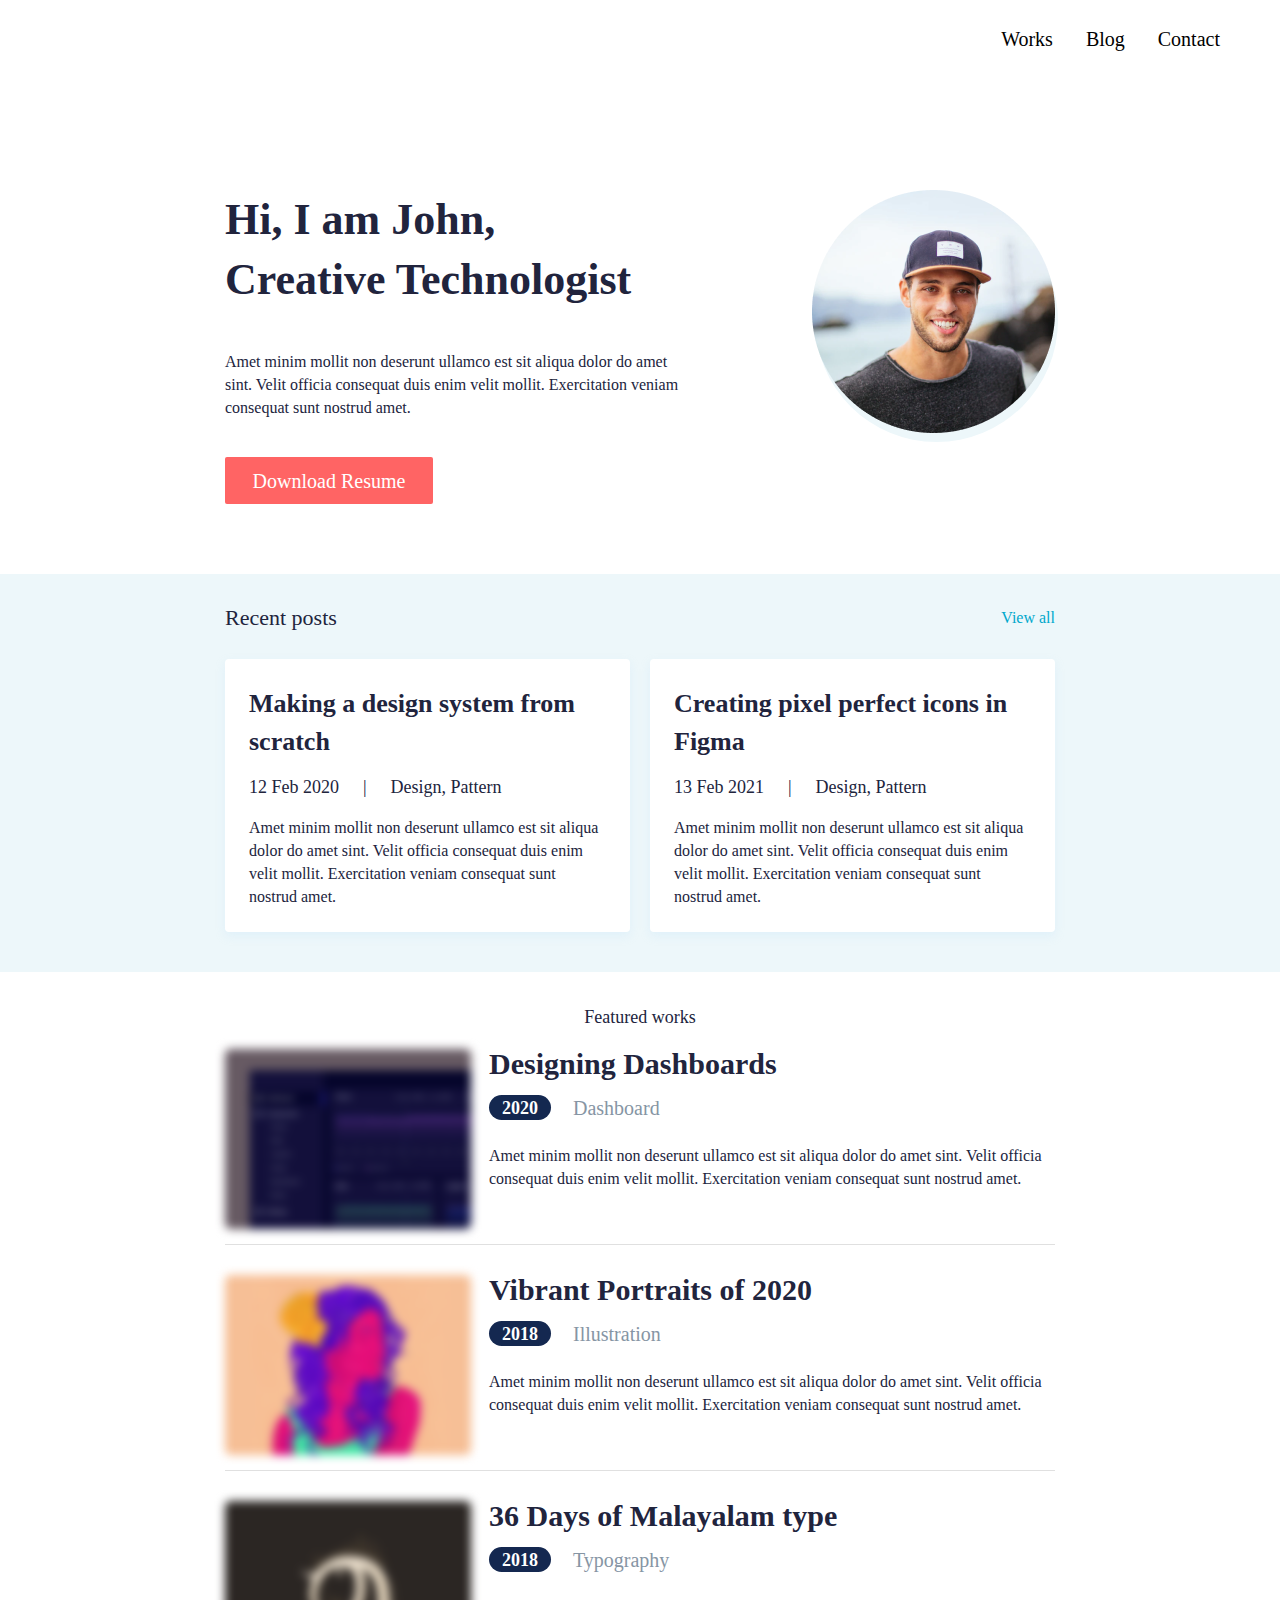
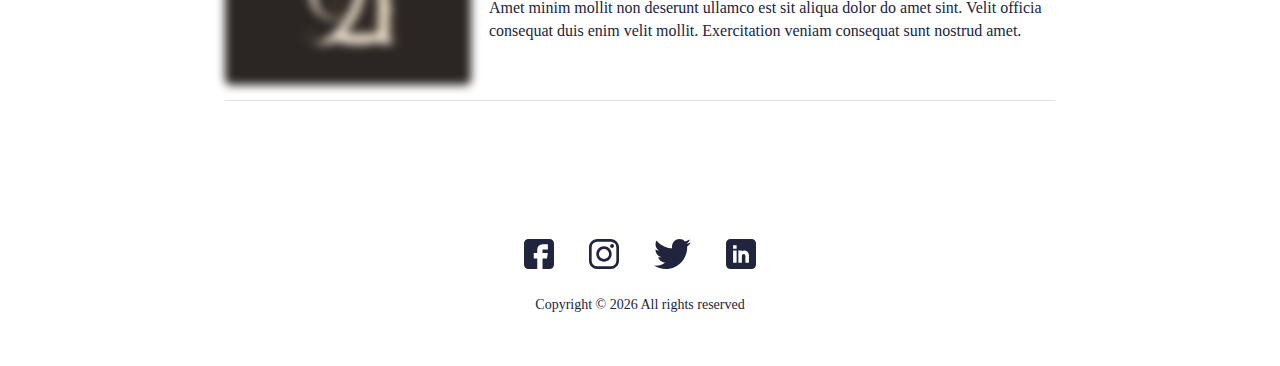
<file: index.html>
<!DOCTYPE html>
<html lang="en">
<head>
  <meta charset="UTF-8">
  <meta http-equiv="X-UA-Compatible" content="IE=edge">
  <meta name="viewport" content="width=device-width, initial-scale=1.0">
  <title>Portfolio | Home page</title>
  <meta name="description" conten="Some awesome description of our portfolio website">

  <!-- START Favicons -->
  <link rel="apple-touch-icon" sizes="57x57" href="img/favicons/apple-icon-57x57.png">
  <link rel="apple-touch-icon" sizes="60x60" href="img/favicons/apple-icon-60x60.png">
  <link rel="apple-touch-icon" sizes="72x72" href="img/favicons/apple-icon-72x72.png">
  <link rel="apple-touch-icon" sizes="76x76" href="img/favicons/apple-icon-76x76.png">
  <link rel="apple-touch-icon" sizes="114x114" href="img/favicons/apple-icon-114x114.png">
  <link rel="apple-touch-icon" sizes="120x120" href="img/favicons/apple-icon-120x120.png">
  <link rel="apple-touch-icon" sizes="144x144" href="img/favicons/apple-icon-144x144.png">
  <link rel="apple-touch-icon" sizes="152x152" href="img/favicons/apple-icon-152x152.png">
  <link rel="apple-touch-icon" sizes="180x180" href="img/favicons/apple-icon-180x180.png">
  <link rel="icon" type="image/png" sizes="192x192" href="img/favicons//android-icon-192x192.png">
  <link rel="icon" type="image/png" sizes="32x32" href="img/favicons//favicon-32x32.png">
  <link rel="icon" type="image/png" sizes="96x96" href="img/favicons//favicon-96x96.png">
  <link rel="icon" type="image/png" sizes="16x16" href="img/favicons//favicon-16x16.png">
  <link rel="manifest" href="img/favicons//manifest.json">
  <meta name="msapplication-TileColor" content="#ffffff">
  <meta name="msapplication-TileImage" content="img/favicons//ms-icon-144x144.png">
  <meta name="theme-color" content="#ffffff">
  <!-- END Favicons -->

  <link rel="stylesheet" href="css/reset.css">
  <link rel="stylesheet" href="css/style.css">
</head>
<body>
  <header class="header">
      <nav>
        <button class="header__button">
          <span></span>
          <span></span>
        </button>
        <ul class="header__menu">
          <li>
            <a href="works.html">Works</a>
          </li>
          <li>
            <a href="blog.html">Blog</a>
          </li>
          <li>
            <a href="contact.html">Contact</a>
          </li>
        </ul>
      </nav>
  </header>
  <main>
    <section class="home-hero">
      <div class="container">
        <picture>
          <source srcset="img/avatar-desktop.png" media="(min-width: 992px)" width="243" height="243">
          <img src="img/avatar-mobile.png" alt="Avatar" width="171" height="171">
        </picture>
        <div class="home-hero__description">
          <h2>Hi, I am John,<br> Creative Technologist</h2>
          <p>Amet minim mollit non deserunt ullamco est sit aliqua dolor do amet sint. Velit officia consequat duis enim velit mollit. Exercitation veniam consequat sunt nostrud amet.</p>
          <a href="#">Download Resume</a>
        </div>
      </div>
    </section>
    <section class="recent-posts">
      <div class="container">
        <div class="recent-posts__header">
          <h2>Recent posts</h2>
          <a href="#">View all</a>
        </div>
        <ul>
          <li class="post">
            <a href="#">
              <h3 class="post__title">Making a design system from scratch</h3>
              <div class="post__meta">
                <span>12 Feb 2020</span> | <span>Design, Pattern</span>
              </div>
              <p class="post__description">
                Amet minim mollit non deserunt ullamco est sit aliqua dolor do amet sint. Velit officia consequat duis enim velit mollit. Exercitation veniam consequat sunt nostrud amet.
              </p>
            </a>
          </li>
          <li class="post">
            <a href="#">
              <h3 class="post__title">Creating pixel perfect icons in Figma</h3>
              <div class="post__meta">
                <span>13 Feb 2021</span> | <span>Design, Pattern</span>
              </div>
              <p class="post__description">
                Amet minim mollit non deserunt ullamco est sit aliqua dolor do amet sint. Velit officia consequat duis enim velit mollit. Exercitation veniam consequat sunt nostrud amet.
              </p>
            </a>
          </li>
        </ul>
        <a class="recent-posts__view-all" href="#">View all</a>
      </div>
    </section>
    <section class="featured-works">
      <div class="container">
        <div class="featured-works__header">
          <h2>Featured works</h2>
        </div>
        <ul>
          <li class="work">
            <a href="#">
              <img src="img/designing-dashboards.jpg" alt="Designing Dashboards">
              <div class="work__description">
                <h3>Designing Dashboards</h3>
                <div>
                  <span>2020</span><span>Dashboard</span>
                </div>
                <p>Amet minim mollit non deserunt ullamco est sit aliqua dolor do amet sint. Velit officia consequat duis enim velit mollit. Exercitation veniam consequat sunt nostrud amet.</p>
              </div>
            </a>
          </li>
          <li class="work">
            <a href="#">
              <img src="img/vibrant-portraits.jpg" alt="Vibrant Portraits of 2020">
              <div class="work__description">
                <h3>Vibrant Portraits of 2020</h3>
                <div>
                  <span>2018</span> <span>Illustration</span>
                </div>
                <p>Amet minim mollit non deserunt ullamco est sit aliqua dolor do amet sint. Velit officia consequat duis enim velit mollit. Exercitation veniam consequat sunt nostrud amet.</p>
              </div>
            </a>
          </li>
          <li class="work">
            <a href="#">
              <img src="img/36-days-malayalam-type.jpg" alt="36 Days of Malayalam type">
              <div class="work__description">
                <h3>36 Days of Malayalam type</h3>
                <div>
                  <span>2018</span> <span>Typography</span>
                </div>
                <p>Amet minim mollit non deserunt ullamco est sit aliqua dolor do amet sint. Velit officia consequat duis enim velit mollit. Exercitation veniam consequat sunt nostrud amet.</p>
              </div>
            </a>
          </li>
        </ul>
      </div>
    </section>
  </main>
  <footer class="footer">
    <div class="container">
      <ul class="footer__social">
        <li>
          <a href="#">
            <span class="visually-hidden">Facebook</span>
            <svg class="icon" width="30" height="30">
              <use xlink:href="sprite.svg#fb"></use>
            </svg>
          </a>
        </li>
        <li>
          <a href="#">
            <span class="visually-hidden">Instagram</span>
            <svg class="icon" width="30" height="30">
              <use xlink:href="sprite.svg#instagram"></use>
            </svg>
          </a>
        </li>
        <li>
          <a href="#">
            <span class="visually-hidden">Twitter</span>
            <svg class="icon" width="37" height="30">
              <use xlink:href="sprite.svg#twitter"></use>
            </svg>
          </a>
        </li>
        <li>
          <a href="#">
            <span class="visually-hidden">LinkedIn</span>
            <svg class="icon" width="30" height="30">
              <use xlink:href="sprite.svg#linkedin"></use>
            </svg>
          </a>
        </li>
      </ul>
      <span class="footer__copyright">Copyright &#169; <span class="footer__year">2021</span> All rights reserved</span>
    </div>
  </footer>
  <script src="js/script.js"></script>
</body>
</html>
</file>
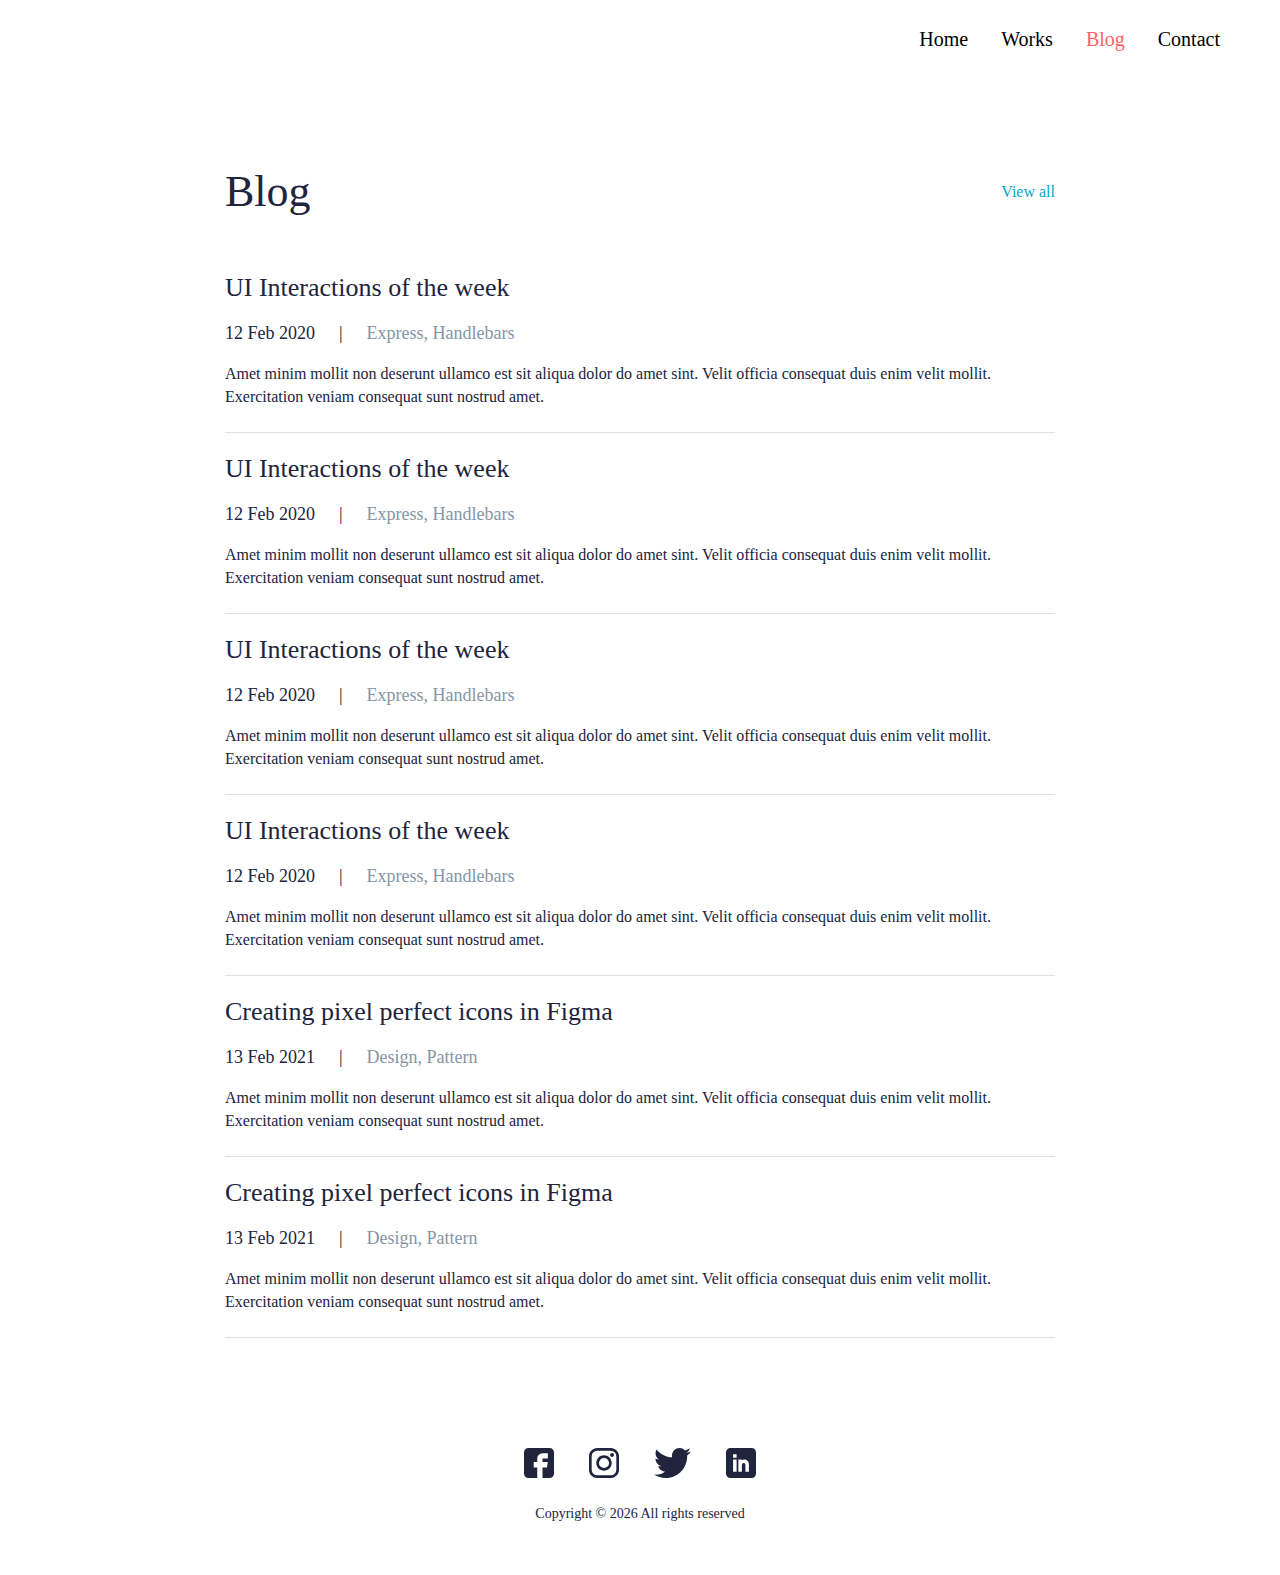
<file: blog.html>
<!DOCTYPE html>
<html lang="en">
<head>
  <meta charset="UTF-8">
  <meta http-equiv="X-UA-Compatible" content="IE=edge">
  <meta name="viewport" content="width=device-width, initial-scale=1.0">
  <title>Portfolio | Blog page</title>
  <meta name="description" conten="Some awesome description of our portfolio website">

  <!-- START Favicons -->
  <link rel="apple-touch-icon" sizes="57x57" href="img/favicons/apple-icon-57x57.png">
  <link rel="apple-touch-icon" sizes="60x60" href="img/favicons/apple-icon-60x60.png">
  <link rel="apple-touch-icon" sizes="72x72" href="img/favicons/apple-icon-72x72.png">
  <link rel="apple-touch-icon" sizes="76x76" href="img/favicons/apple-icon-76x76.png">
  <link rel="apple-touch-icon" sizes="114x114" href="img/favicons/apple-icon-114x114.png">
  <link rel="apple-touch-icon" sizes="120x120" href="img/favicons/apple-icon-120x120.png">
  <link rel="apple-touch-icon" sizes="144x144" href="img/favicons/apple-icon-144x144.png">
  <link rel="apple-touch-icon" sizes="152x152" href="img/favicons/apple-icon-152x152.png">
  <link rel="apple-touch-icon" sizes="180x180" href="img/favicons/apple-icon-180x180.png">
  <link rel="icon" type="image/png" sizes="192x192" href="img/favicons//android-icon-192x192.png">
  <link rel="icon" type="image/png" sizes="32x32" href="img/favicons//favicon-32x32.png">
  <link rel="icon" type="image/png" sizes="96x96" href="img/favicons//favicon-96x96.png">
  <link rel="icon" type="image/png" sizes="16x16" href="img/favicons//favicon-16x16.png">
  <link rel="manifest" href="img/favicons//manifest.json">
  <meta name="msapplication-TileColor" content="#ffffff">
  <meta name="msapplication-TileImage" content="img/favicons//ms-icon-144x144.png">
  <meta name="theme-color" content="#ffffff">
  <!-- END Favicons -->

  <link rel="stylesheet" href="css/reset.css">
  <link rel="stylesheet" href="css/style.css">
</head>
<body>
  <header class="header">
      <nav>
        <button class="header__button">
          <span></span>
          <span></span>
        </button>
        <ul class="header__menu">
          <li>
            <a href="/">Home</a>
          </li>
          <li>
            <a href="works.html">Works</a>
          </li>
          <li class="header__menu--active">
            <a href="blog.html">Blog</a>
          </li>
          <li>
            <a href="contact.html">Contact</a>
          </li>
        </ul>
      </nav>
  </header>
  <main>
    <section class="recent-posts blog-posts">
      <div class="container">
        <div class="recent-posts__header">
          <h2>Blog</h2>
          <a href="#">View all</a>
        </div>
        <ul>
          <li class="post">
            <a href="#">
              <h3 class="post__title">UI Interactions of the week </h3>
              <div class="post__meta">
                <span>12 Feb 2020</span> | <span>Express, Handlebars</span>
              </div>
              <p class="post__description">
                Amet minim mollit non deserunt ullamco est sit aliqua dolor do amet sint. Velit officia consequat duis enim velit mollit. Exercitation veniam consequat sunt nostrud amet.
              </p>
            </a>
          </li>
          <li class="post">
            <a href="#">
              <h3 class="post__title">UI Interactions of the week </h3>
              <div class="post__meta">
                <span>12 Feb 2020</span> | <span>Express, Handlebars</span>
              </div>
              <p class="post__description">
                Amet minim mollit non deserunt ullamco est sit aliqua dolor do amet sint. Velit officia consequat duis enim velit mollit. Exercitation veniam consequat sunt nostrud amet.
              </p>
            </a>
          </li>
          <li class="post">
            <a href="#">
              <h3 class="post__title">UI Interactions of the week </h3>
              <div class="post__meta">
                <span>12 Feb 2020</span> | <span>Express, Handlebars</span>
              </div>
              <p class="post__description">
                Amet minim mollit non deserunt ullamco est sit aliqua dolor do amet sint. Velit officia consequat duis enim velit mollit. Exercitation veniam consequat sunt nostrud amet.
              </p>
            </a>
          </li>
          <li class="post">
            <a href="#">
              <h3 class="post__title">UI Interactions of the week </h3>
              <div class="post__meta">
                <span>12 Feb 2020</span> | <span>Express, Handlebars</span>
              </div>
              <p class="post__description">
                Amet minim mollit non deserunt ullamco est sit aliqua dolor do amet sint. Velit officia consequat duis enim velit mollit. Exercitation veniam consequat sunt nostrud amet.
              </p>
            </a>
          </li>
          <li class="post">
            <a href="#">
              <h3 class="post__title">Creating pixel perfect icons in Figma</h3>
              <div class="post__meta">
                <span>13 Feb 2021</span> | <span>Design, Pattern</span>
              </div>
              <p class="post__description">
                Amet minim mollit non deserunt ullamco est sit aliqua dolor do amet sint. Velit officia consequat duis enim velit mollit. Exercitation veniam consequat sunt nostrud amet.
              </p>
            </a>
          </li>
          <li class="post">
            <a href="#">
              <h3 class="post__title">Creating pixel perfect icons in Figma</h3>
              <div class="post__meta">
                <span>13 Feb 2021</span> | <span>Design, Pattern</span>
              </div>
              <p class="post__description">
                Amet minim mollit non deserunt ullamco est sit aliqua dolor do amet sint. Velit officia consequat duis enim velit mollit. Exercitation veniam consequat sunt nostrud amet.
              </p>
            </a>
          </li>
        </ul>
        <a class="recent-posts__view-all" href="#">View all</a>
      </div>
    </section>
  </main>
  <footer class="footer">
    <div class="container">
      <ul class="footer__social">
        <li>
          <a href="#">
            <span class="visually-hidden">Facebook</span>
            <svg class="icon" width="30" height="30">
              <use xlink:href="sprite.svg#fb"></use>
            </svg>
          </a>
        </li>
        <li>
          <a href="#">
            <span class="visually-hidden">Instagram</span>
            <svg class="icon" width="30" height="30">
              <use xlink:href="sprite.svg#instagram"></use>
            </svg>
          </a>
        </li>
        <li>
          <a href="#">
            <span class="visually-hidden">Twitter</span>
            <svg class="icon" width="37" height="30">
              <use xlink:href="sprite.svg#twitter"></use>
            </svg>
          </a>
        </li>
        <li>
          <a href="#">
            <span class="visually-hidden">LinkedIn</span>
            <svg class="icon" width="30" height="30">
              <use xlink:href="sprite.svg#linkedin"></use>
            </svg>
          </a>
        </li>
      </ul>
      <span class="footer__copyright">Copyright &#169; <span class="footer__year">2021</span> All rights reserved</span>
    </div>
  </footer>
  <script src="js/script.js"></script>
</body>
</html>
</file>
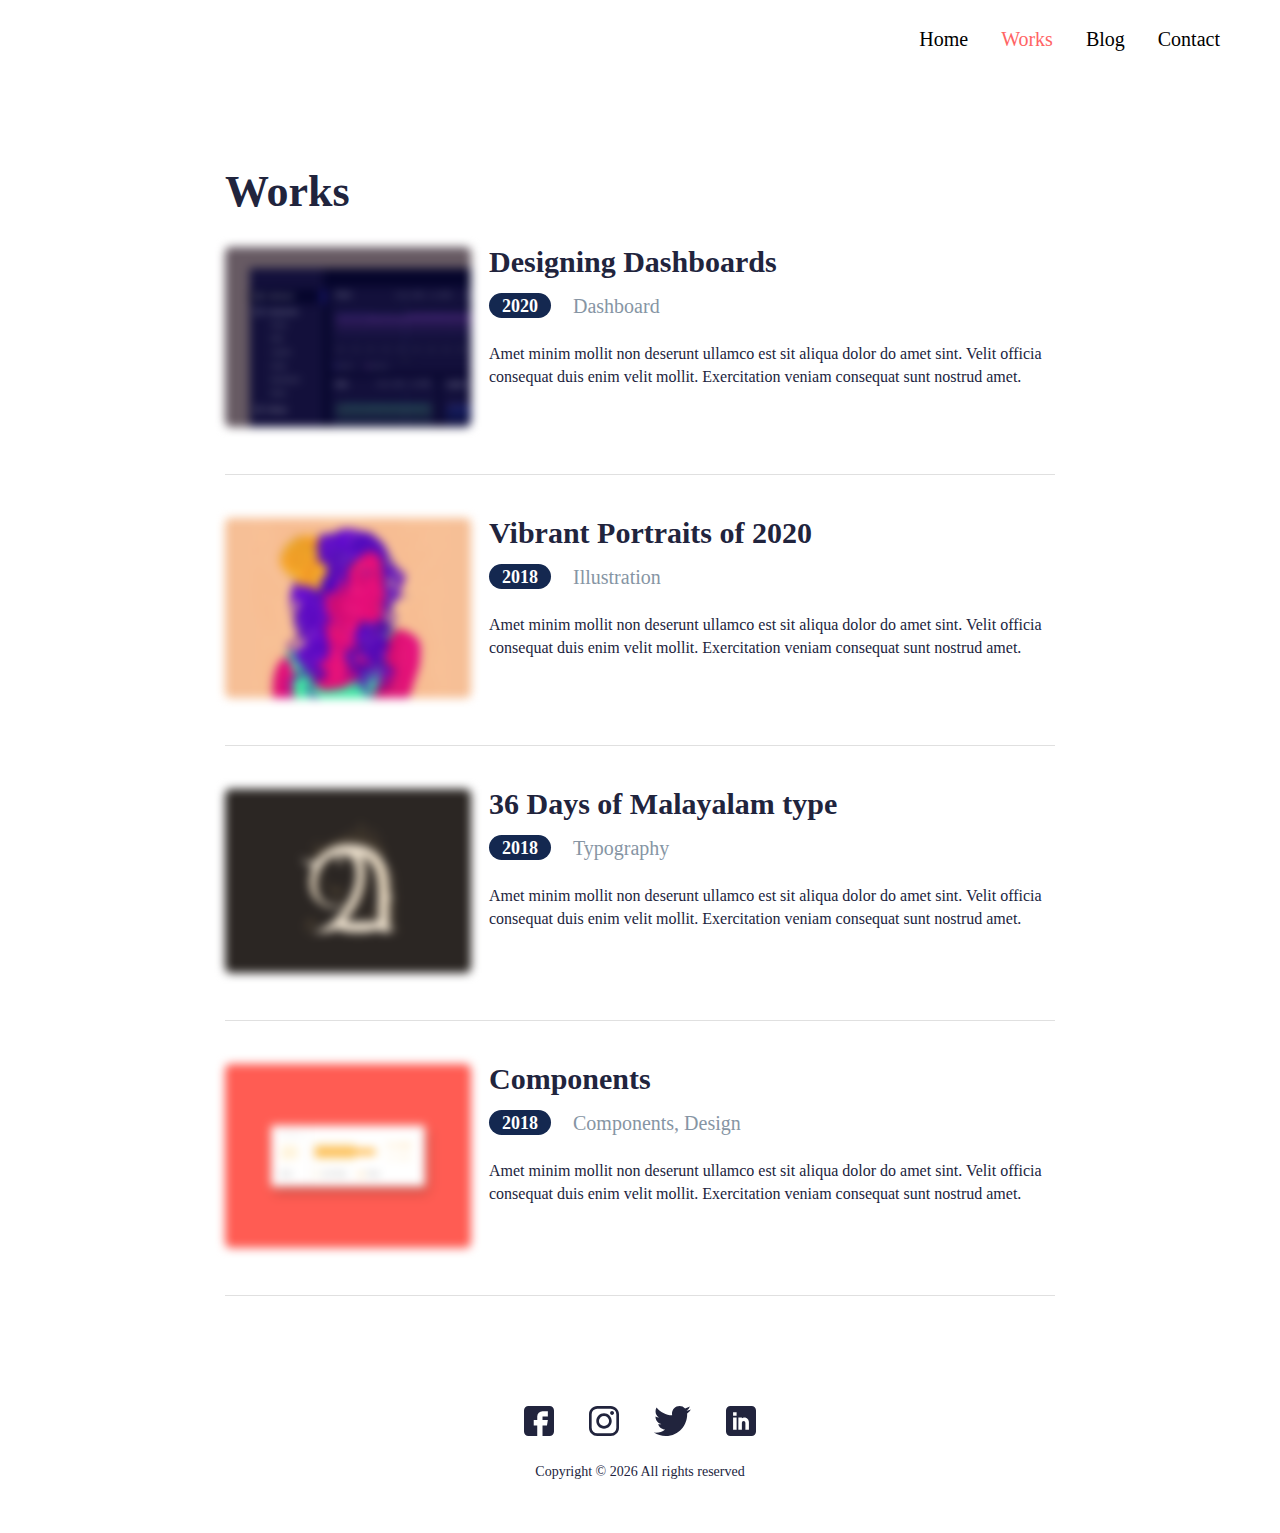
<file: works.html>
<!DOCTYPE html>
<html lang="en">
<head>
  <meta charset="UTF-8">
  <meta http-equiv="X-UA-Compatible" content="IE=edge">
  <meta name="viewport" content="width=device-width, initial-scale=1.0">
  <title>Portfolio | Works page</title>
  <meta name="description" conten="Some awesome description of our portfolio website">

  <!-- START Favicons -->
  <link rel="apple-touch-icon" sizes="57x57" href="img/favicons/apple-icon-57x57.png">
  <link rel="apple-touch-icon" sizes="60x60" href="img/favicons/apple-icon-60x60.png">
  <link rel="apple-touch-icon" sizes="72x72" href="img/favicons/apple-icon-72x72.png">
  <link rel="apple-touch-icon" sizes="76x76" href="img/favicons/apple-icon-76x76.png">
  <link rel="apple-touch-icon" sizes="114x114" href="img/favicons/apple-icon-114x114.png">
  <link rel="apple-touch-icon" sizes="120x120" href="img/favicons/apple-icon-120x120.png">
  <link rel="apple-touch-icon" sizes="144x144" href="img/favicons/apple-icon-144x144.png">
  <link rel="apple-touch-icon" sizes="152x152" href="img/favicons/apple-icon-152x152.png">
  <link rel="apple-touch-icon" sizes="180x180" href="img/favicons/apple-icon-180x180.png">
  <link rel="icon" type="image/png" sizes="192x192" href="img/favicons//android-icon-192x192.png">
  <link rel="icon" type="image/png" sizes="32x32" href="img/favicons//favicon-32x32.png">
  <link rel="icon" type="image/png" sizes="96x96" href="img/favicons//favicon-96x96.png">
  <link rel="icon" type="image/png" sizes="16x16" href="img/favicons//favicon-16x16.png">
  <link rel="manifest" href="img/favicons//manifest.json">
  <meta name="msapplication-TileColor" content="#ffffff">
  <meta name="msapplication-TileImage" content="img/favicons//ms-icon-144x144.png">
  <meta name="theme-color" content="#ffffff">
  <!-- END Favicons -->

  <link rel="stylesheet" href="css/reset.css">
  <link rel="stylesheet" href="css/style.css">
</head>
<body>
  <header class="header">
      <nav>
        <button class="header__button">
          <span></span>
          <span></span>
        </button>
        <ul class="header__menu">
          <li>
            <a href="/">Home</a>
          </li>
          <li class="header__menu--active">
            <a href="works.html">Works</a>
          </li>
          <li>
            <a href="blog.html">Blog</a>
          </li>
          <li>
            <a href="contact.html">Contact</a>
          </li>
        </ul>
      </nav>
  </header>
  <main>
    <section class="featured-works works">
      <div class="container">
        <div class="featured-works__header">
          <h2>Works</h2>
        </div>
        <ul>
          <li class="work">
            <a href="#">
              <img src="img/designing-dashboards.jpg" alt="Designing Dashboards">
              <div class="work__description">
                <h3>Designing Dashboards</h3>
                <div>
                  <span>2020</span><span>Dashboard</span>
                </div>
                <p>Amet minim mollit non deserunt ullamco est sit aliqua dolor do amet sint. Velit officia consequat duis enim velit mollit. Exercitation veniam consequat sunt nostrud amet.</p>
              </div>
            </a>
          </li>
          <li class="work">
            <a href="#">
              <img src="img/vibrant-portraits.jpg" alt="Vibrant Portraits of 2020">
              <div class="work__description">
                <h3>Vibrant Portraits of 2020</h3>
                <div>
                  <span>2018</span> <span>Illustration</span>
                </div>
                <p>Amet minim mollit non deserunt ullamco est sit aliqua dolor do amet sint. Velit officia consequat duis enim velit mollit. Exercitation veniam consequat sunt nostrud amet.</p>
              </div>
            </a>
          </li>
          <li class="work">
            <a href="#">
              <img src="img/36-days-malayalam-type.jpg" alt="36 Days of Malayalam type">
              <div class="work__description">
                <h3>36 Days of Malayalam type</h3>
                <div>
                  <span>2018</span> <span>Typography</span>
                </div>
                <p>Amet minim mollit non deserunt ullamco est sit aliqua dolor do amet sint. Velit officia consequat duis enim velit mollit. Exercitation veniam consequat sunt nostrud amet.</p>
              </div>
            </a>
          </li>
          <li class="work">
            <a href="#">
              <img src="img/components.jpg" alt="Components">
              <div class="work__description">
                <h3>Components</h3>
                <div>
                  <span>2018</span> <span>Components, Design</span>
                </div>
                <p>Amet minim mollit non deserunt ullamco est sit aliqua dolor do amet sint. Velit officia consequat duis enim velit mollit. Exercitation veniam consequat sunt nostrud amet.</p>
              </div>
            </a>
          </li>
        </ul>
      </div>
    </section>
  </main>
  <footer class="footer">
    <div class="container">
      <ul class="footer__social">
        <li>
          <a href="#">
            <span class="visually-hidden">Facebook</span>
            <svg class="icon" width="30" height="30">
              <use xlink:href="sprite.svg#fb"></use>
            </svg>
          </a>
        </li>
        <li>
          <a href="#">
            <span class="visually-hidden">Instagram</span>
            <svg class="icon" width="30" height="30">
              <use xlink:href="sprite.svg#instagram"></use>
            </svg>
          </a>
        </li>
        <li>
          <a href="#">
            <span class="visually-hidden">Twitter</span>
            <svg class="icon" width="37" height="30">
              <use xlink:href="sprite.svg#twitter"></use>
            </svg>
          </a>
        </li>
        <li>
          <a href="#">
            <span class="visually-hidden">LinkedIn</span>
            <svg class="icon" width="30" height="30">
              <use xlink:href="sprite.svg#linkedin"></use>
            </svg>
          </a>
        </li>
      </ul>
      <span class="footer__copyright">Copyright &#169; <span class="footer__year">2021</span> All rights reserved</span>
    </div>
  </footer>
  <script src="js/script.js"></script>
</body>
</html>
</file>
<file: css/style.css>
:root {
  --dark-color: #21243D;
  --primary-color: #FF6464;
  --secondry-color: #00A8CC;
  --light-color: #8695A4;
  --white-color: #ffffff;
  --black-color: #000000;
  --light-secondry-color: #EDF7FA;
}

* {
  box-sizing: border-box;
}

body {
  font-size: 16px;
  font-weight: 400;
  background-color: var(--white-color);
  color: var(--dark-color);
  line-height: 1;
}

.visually-hidden {
  position: absolute;
  width: 1px;
  height: 1px;
  margin: -1px;
  border: 0;
  padding: 0;
  white-space: nowrap;
  clip-path: inset(100%);
  clip: rect(0 0 0 0);
  overflow: hidden;
}

.container {
  max-width: 860px;
  width: 100%;
  margin: 0 auto;
  padding: 0 15px;
}

.icon {
  fill: #21243D;
}

.header {
  min-height: 50px;
  display: flex;
}

.header--menu-open .header__menu {
  display: flex;
}

.header nav {
  position: relative;
  width: 100%;
}

.header__button {
  position: fixed;
  z-index: 9;
  right: 5px;
  top: 20px;
  width: 30px;
  height: 18px;
  transform: translate(-50%, -50%);
  background-color: transparent;
  border: none;
  padding: 0;
}

.header__button span {
  position: absolute;
  top: 50%;
  left: 0;
  right: 0;
  transform: translateY(-50%);
  height: 2px;
  background-color: var(--dark-color);
  transition-property: transform;
  transition-duration: .3s;
  transition-timing-function: ease-in;
}

.header--menu-open .header__button span:nth-of-type(1) {
  transform: rotate(45deg);
}

.header--menu-open .header__button span:nth-of-type(2) {
  display: inline-block;
  transform: rotate(-45deg);
}

.header__button::before, .header__button::after {
  content: '';
  position: absolute;
  left: 0;
  right: 0;
  height: 2px;
  background-color: var(--dark-color);
  transition-property: opacity;
  transition-duration: .3s;
  transition-timing-function: ease-in;
}

.header--menu-open .header__button::before,.header--menu-open .header__button::after {
  opacity: 0;
}

.header__button::before {
  top: 0;
  transform: translateY(- 50%);
}

.header__button::after {
  bottom: 0;
  transform: translateY(50%);
}

.header__menu {
  position: fixed;
  z-index: 5;
  top: 0;
  bottom: 0;
  left: 0;
  right: 0;
  display: none;
  flex-direction: column;
  justify-content: center;
  align-items: center;
  background-color: var(--white-color);
  overflow-y: scroll;
  padding: 55px 0;
}

.header__menu li:not(:last-child) {
  margin-bottom: 40px;
}

.header__menu a {
  font-size: 40px;
  font-weight: 500;
  color: var(--black-color);
  text-decoration: none;
}

.header__menu a:hover {
  color: var(--primary-color);
  transition-property: color;
  transition-duration: .3s;
  transition-timing-function: ease-in;
}

.header__menu--active a {
  color: var(--primary-color);
}

.home-hero {
  background-color: var(--white-color);
  padding-top: 30px;
  padding-bottom: 60px;
}

.home-hero .container {
  display: flex;
  flex-direction: column;
  justify-content: flex-start;
  align-items: center;
}

.home-hero picture {
  position: relative;
  z-index: 2;
  margin-bottom: 34px;
}

.home-hero picture img {
  position: relative;
  z-index: 2;
}

.home-hero picture::after {
  content: '';
  position: absolute;
  top: 9px;
  left: 3px;
  width: 100%;
  height: 100%;
  background-color: var(--light-secondry-color);
  border-radius: 50%;
  transition-property: transform;
  transition-duration: .3s;
  transition-timing-function: ease-in; 
}

.home-hero__description {
  display: flex;
  flex-direction: column;
  justify-content: flex-start;
  align-items: center;
}

.home-hero__description h2 {
  font-size: 32px;
  font-weight: 700;
  color: var(--dark-color);
  text-align: center;
  line-height: 40px;
  margin-bottom: 21px;
}

.home-hero__description p {
  line-height: 23px;
  text-align: center;
  margin-bottom: 27px;
}

.home-hero__description a {
  max-width: 208px;
  width: 100%;
  min-height: 47px;
  display: flex;
  justify-content: center;
  align-items: center;
  font-size: 20px;
  font-weight: 500;
  color: var(--white-color);
  background: var(--primary-color);
  border: 2px solid transparent;
  border-radius: 2px;
  text-decoration: none;
}

.recent-posts {
  padding: 33px 0 40px;
  background-color: var(--light-secondry-color);
}

.recent-posts .container {
  display: flex;
  flex-direction: column;
  justify-content: flex-start;
  align-items: stretch;
}

.recent-posts__header {
  display: flex;
  justify-content: center;
  margin-bottom: 30px;
}

.recent-posts__header h2 {
  font-size: 18px;
}

.recent-posts__header a {
  display: none;
  text-decoration: none;
  color: var(--secondry-color);
}

.recent-posts__view-all {
  align-self: center;
  color: var(--secondry-color);
  text-decoration: none;
}

.recent-posts ul {
  display: flex;
  flex-direction: column;
  justify-content: flex-start;
  align-items: stretch;
  margin-bottom: 20px;
}

.post:not(:last-child) {
  margin-bottom: 17px;
}

.post a {
  display: flex;
  flex-direction: column;
  justify-content: flex-start;
  background-color: var(--white-color);
  box-shadow: 0px 4px 10px rgba(187, 225, 250, 0.25);
  border-radius: 4px;
  padding: 12px 21px 21px;
  color: var(--dark-color);
  border: 2px solid transparent;
  text-decoration: none;
}

.post__title {
  font-size: 22px;
  font-weight: 700;
  line-height: 30px;
  margin-bottom: 12px;
}

.post__meta {
  display: flex;
  justify-content: flex-start;
  align-items: center;
  margin-bottom: 20px;
}

.post__meta span:nth-of-type(1) {
  margin-right: 24px;
}

.post__meta span:nth-of-type(2) {
  margin-left: 24px;
}

.post__description {
  line-height: 23px;
}

.featured-works {
  padding: 23px 0 150px;
  background-color: var(--white-color);
}

.featured-works .container {
  display: flex;
  flex-direction: column;
  justify-content: flex-start;
  align-items: stretch;
}

.featured-works__header {
  display: flex;
  justify-content: center;
  margin-bottom: 23px;
}

.featured-works__header h2 {
  font-size: 18px;
}

.featured-works ul {
  display: flex;
  flex-direction: column;
  justify-content: flex-start;
  align-items: stretch;
}

.work:not(:last-child) {
  margin-bottom: 30px;
}

.work a {
  display: flex;
  flex-direction: column;
  justify-content: flex-start;
  align-items: stretch;
  color: var(--dark-color);
  text-decoration: none;
  padding: 0 7px 17px;
  border-bottom: 1px solid #E0E0E0;
}

.work img {
  margin-bottom: 17px;
}

.work__description {
  display: flex;
  flex-direction: column;
  justify-content: flex-start;
  align-items: flex-start;
}

.work__description h3 {
  font-size: 24px;
  font-weight: 700;
  margin-bottom: 16px;
}

.work__description > div {
  display: flex;
  justify-content: flex-start;
  align-items: center;
  margin-bottom: 24px;
}

.work__description > div span:nth-of-type(1) {
  min-width: 62px;
  min-height: 25px;
  display: flex;
  justify-content: center;
  align-items: center;
  border-radius: 16px;
  background-color: #142850;
  color: var(--white-color);
  font-weight: 900;
  margin-right: 22px;
}

.work__description > div span:nth-of-type(2) {
  color: var(--light-color);
}

.work__description p {
  line-height: 23px;
}

.footer {
  background-color: var(--white-color);
}

.footer .container{
  min-height: 182px;
  display: flex;
  flex-direction: column;
  justify-content: center;
  align-items: center;
}

.footer__social {
  display: flex;
  justify-content: center;
  align-items: center;
  margin-bottom: 26px;
}

.footer__social li:not(:last-child) {
  margin-right: 35px;
}

.footer__social a {
  text-decoration: none;
}

.footer__copyright {
  font-size: 14px;
  text-align: center;
}

.blog-posts {
  background-color: var(--white-color);
}

.blog-posts.recent-posts {
  padding-bottom: 57px;
}

.blog-posts .recent-posts__header h2 {
  font-size: 30px;
}

.blog-posts .post {
  border-bottom: 1px solid #E0E0E0;
}

.blog-posts .post a {
  padding-left: 0;
  padding-right: 0;
}

.blog-posts .post a {
  box-shadow: none;
  padding-top: 0;
  padding-bottom: 24px;
}

.blog-posts .post__title {
  font-size: 26px;
  font-weight: 500;
}

.blog-posts .post__meta span:nth-of-type(2) {
  color: var(--light-color);
}

.works.featured-works {
  padding-bottom: 57px;
}

.works .featured-works__header {
  justify-content: flex-start;
}

.works .featured-works__header h2 {
  font-size: 30px;
  font-weight: 700;
}

@media only screen and (min-width: 992px) {
  .icon:hover {
    opacity: .8;
    transition-property: opacity;
    transition-duration: .3s;
    transition-timing-function: linear;
  }

  .header nav {
    display: flex;
    justify-content: flex-end;
    padding: 27px 60px 0 0;
  }

  .header__button {
    display: none;
  }

  .header__menu {
    position: unset;
    display: flex;
    flex-direction: row;
    background-color: unset;
    overflow: unset;
    padding: 0;
  }

  .header__menu li:not(:last-child) {
    margin-right: 33px;
    margin-bottom: 0;
  }

  .header__menu a {
    font-size: 20px;
  }

  .home-hero {
    padding-top: 140px;
    padding-bottom: 70px;
  }

  .home-hero .container {
    flex-direction: row;
    justify-content: space-between;
    align-items: flex-start;
  }

  .home-hero picture {
    order: 2;
    margin-bottom: 0;
  }

  .home-hero picture:hover::after {
    transform: scale(1.2);
  }

  .home-hero .home-hero__description {
    order: 1;
    align-items: flex-start;
    margin-right: 115px;
  }

  .home-hero__description h2 {
    font-size: 44px;
    text-align: left;
    line-height: 60px;
    margin-bottom: 40px;
  }

  .home-hero__description p {
    text-align: left;
    margin-bottom: 38px;
  }

  .home-hero__description a:hover {
    border-color: var(--primary-color);
    color: var(--primary-color);
    background-color: var(--white-color);
    transition-property: all;
    transition-duration: .3s;
    transition-timing-function: ease-in;
  }

  .recent-posts__header {
    display: flex;
    justify-content: space-between;
    align-items: center;
  }

  .recent-posts__header h2 {
    font-size: 22px;
  }

  .recent-posts__header a {
    display: flex;
  }

  .recent-posts__header a:hover {
    color: var(--dark-color);
    transition-property: color;
    transition-duration: .3s;
    transition-timing-function: ease-in;
  }

  .recent-posts ul {
    flex-direction: row;
    justify-content: space-between;
    align-items: stretch;
    margin-bottom: 0;
  }

  .recent-posts__view-all {
    display: none;
  }

  .post a {
    padding: 24px 22px 22px;
  }

  .post a:hover {
    border-color: var(--dark-color);
    transition-property: border-color;
    transition-duration: .3s;
    transition-timing-function: ease-in;
  }
  
  .post:not(:last-child) {
    margin-bottom: 0;
    margin-right: 20px;
  }

  .post__title {
    font-size: 26px;
    line-height: 38px;
    margin-bottom: 17px;
  }

  .post__meta {
    font-size: 18px;
  }

  .featured-works {
    padding: 36px 0 83px;
  }

  .work a {
    flex-direction: row;
    padding: 0 0 15px;
  }

  .work a:hover img {
    filter: blur(0);
    transition-property: filter;
    transition-duration: .3s;
    transition-timing-function: ease-in;
  }

  .work img {
    max-width: 246px;
    margin-bottom: 0;
    margin-right: 18px;
    filter: blur(5px);
  }

  .work__description h3 {
    font-size: 30px;
  }
  
  .work__description > div span:nth-of-type(1) {
    font-size: 18px;
  }
  
  .work__description > div span:nth-of-type(2) {
    font-size: 20px;
  }

  .blog-posts.recent-posts {
    padding: 120px 0 55px;
  }

  .blog-posts .recent-posts__header {
    margin-bottom: 55px;
  }

  .blog-posts .recent-posts__header h2 {
    font-size: 44px;
  }

  .blog-posts .post a {
    border: none;
  }

  .blog-posts.recent-posts ul {
    flex-direction: column;
    justify-content: flex-start;
  }

  .blog-posts .post:not(:last-child) {
    margin-bottom: 17px;
    margin-right: 0;
  }

  .works.featured-works {
    padding: 120px 0 55px;
  }
  
  .works .featured-works__header {
    justify-content: flex-start;
    margin-bottom: 33px;
  }
  
  .works .featured-works__header h2 {
    font-size: 44px;
  }

  .works .work a {
    padding-bottom: 47px;
  }

  .works .work:not(:last-child) {
    margin-bottom: 43px;
  }
}
</file>
